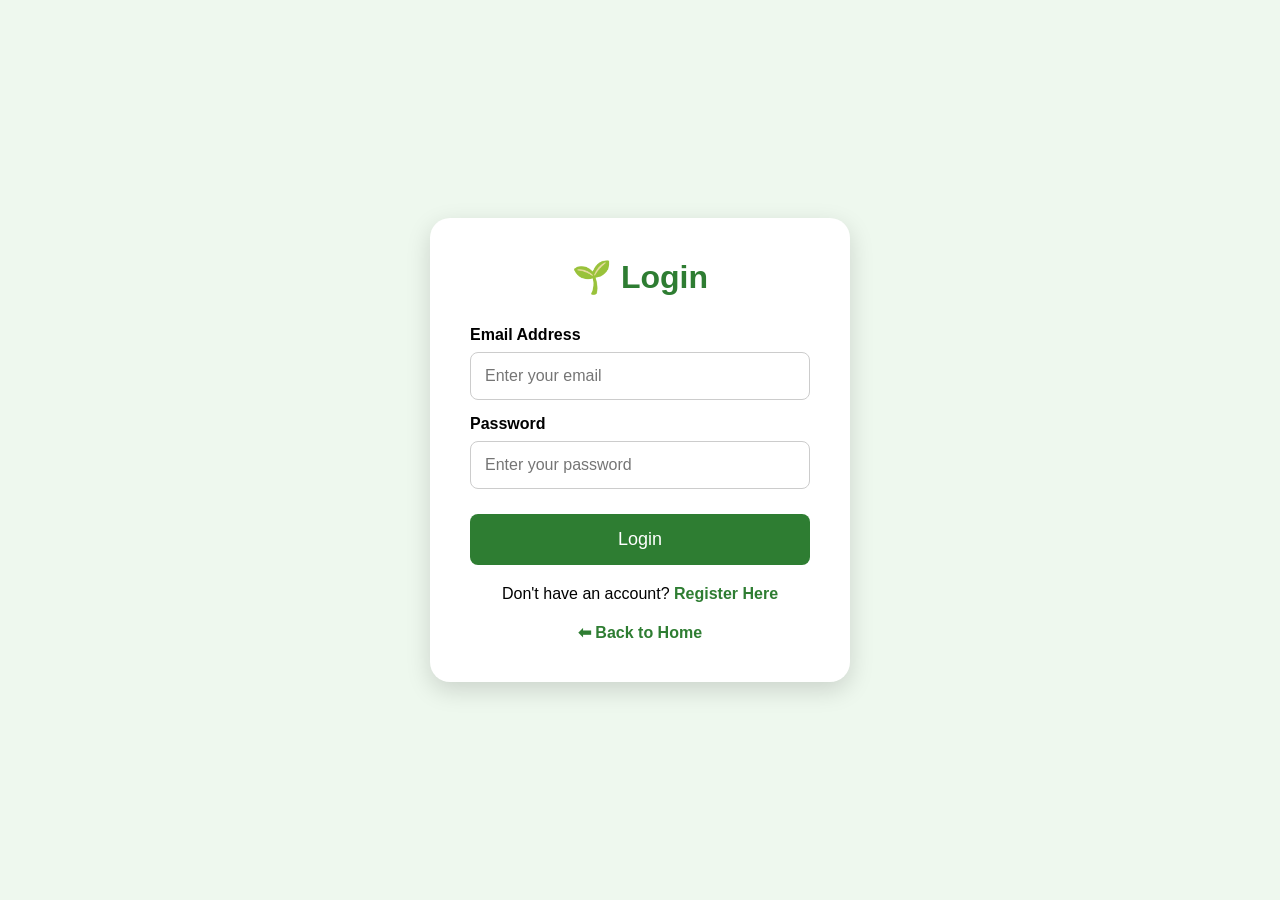
<file: frontend/pages/admin.html>
<!DOCTYPE html>
<html lang="en">

<head>

<meta charset="UTF-8">
<meta name="viewport" content="width=device-width, initial-scale=1.0">

<title>Admin Dashboard</title>

<link rel="stylesheet" href="../css/style.css">

<style>

*{
margin:0;
padding:0;
box-sizing:border-box;
font-family:'Poppins',sans-serif;
}

body{
display:flex;
background:#eef8ee;
}

/* Sidebar */

.sidebar{
width:250px;
height:100vh;
background:#1b5e20;
color:white;
position:fixed;
padding-top:30px;
}

.sidebar h2{
text-align:center;
margin-bottom:40px;
}

.sidebar a{
display:block;
padding:18px 30px;
text-decoration:none;
color:white;
}

.sidebar a:hover{
background:#2e7d32;
}

/* Main */

.main{
margin-left:250px;
padding:40px;
width:100%;
}

.main h1{
color:#1b5e20;
margin-bottom:30px;
}

/* Cards */

.cards{
display:flex;
gap:20px;
flex-wrap:wrap;
margin-bottom:40px;
}

.card{
background:white;
width:220px;
padding:25px;
border-radius:15px;
box-shadow:0 5px 20px rgba(0,0,0,.15);
text-align:center;
}

.card h2{
color:#2e7d32;
margin-top:10px;
}

/* Tables */

table{
width:100%;
border-collapse:collapse;
background:white;
margin-bottom:40px;
box-shadow:0 5px 20px rgba(0,0,0,.15);
}

th{
background:#2e7d32;
color:white;
padding:15px;
}

td{
padding:15px;
text-align:center;
border-bottom:1px solid #ddd;
}

button{
padding:10px 18px;
border:none;
border-radius:8px;
cursor:pointer;
font-weight:bold;
}

.approve{
background:#4CAF50;
color:white;
}

.reject{
background:#f44336;
color:white;
}

.logout{
background:#1b5e20;
color:white;
padding:12px 20px;
text-decoration:none;
border-radius:8px;
}

</style>

</head>

<body>

<div class="sidebar">

<h2>🛡 Admin</h2>

<a href="../index.html">🏠 Home</a>

<a href="#">👨 Farmers</a>

<a href="#">🏭 Suppliers</a>

<a href="#">📦 Products</a>

<a href="#">🛒 Orders</a>

<a href="#">💰 Wallet</a>

<a href="#">⭐ Reviews</a>

<a href="../index.html">🚪 Logout</a>

</div>

<div class="main">

<h1>Admin Dashboard</h1>

<div class="cards">

<div class="card">
<h3>Total Farmers</h3>
<h2>254</h2>
</div>

<div class="card">
<h3>Total Users</h3>
<h2>254</h2>
</div>

<div class="card">
<h3>Total Products</h3>
<h2>254</h2>
</div>

<div class="card">
<h3>Total Orders</h3>
<h2>254</h2>
</div>

<div class="card">
<h3>Platform Status</h3>
<h2 style="color:green;">Online</h2>
</div>
</div>

</div>

<h2>Pending Supplier Verification</h2>

<br>

<table>

<tr>

<th>Supplier</th>

<th>Company</th>

<th>Status</th>

<th>Approve</th>

<th>Reject</th>

</tr>

<tr>

<td>Ramesh</td>

<td>Green Organic Pvt Ltd</td>

<td>Pending</td>

<td><button class="approve">Approve</button></td>

<td><button class="reject">Reject</button></td>

</tr>

<tr>

<td>Suresh</td>

<td>Nature Agro</td>

<td>Pending</td>

<td><button class="approve">Approve</button></td>

<td><button class="reject">Reject</button></td>

</tr>

</table>

<h2>Recent Orders</h2>

<br>

<table>

<tr>

<th>Order ID</th>

<th>Farmer</th>

<th>Product</th>

<th>Amount</th>

<th>Status</th>

</tr>

<tr>

<td>#1001</td>

<td>Shreya</td>

<td>Organic Fertilizer</td>

<td>₹450</td>

<td>Delivered</td>

</tr>

<tr>

<td>#1002</td>

<td>Anil</td>

<td>Neem Oil</td>

<td>₹250</td>

<td>Processing</td>

</tr>

<tr>

<td>#1003</td>

<td>Ravi</td>

<td>Compost</td>

<td>₹600</td>

<td>Shipped</td>

</tr>

</table>
<h2 style="margin-top:40px;">Registered Users</h2>

<br>

<table>

<thead>

<tr>

<th>ID</th>
<th>Name</th>
<th>Email</th>
<th>Role</th>
<th>Phone</th>
<th>District</th>
<th>State</th>
<th>Action</th>

</tr>

</thead>

<tbody id="usersTable">

</tbody>

</table>

</div>
<script>

const token = localStorage.getItem("access_token");

if(!token){

    alert("Please login first.");

    window.location.href="login.html";

}

async function loadDashboard(){

    const response = await fetch(

        fetch( "https://verified-organic-platform.onrender.com/login"),

        {

            headers:{

                "Authorization":"Bearer " + token

            }

        }

    );

    if(!response.ok){

        alert("Unable to load dashboard");

        return;

    }

    const data = await response.json();

    document.getElementById("usersCount").innerHTML =
        data.users;

    document.getElementById("productsCount").innerHTML =
        data.products;

    document.getElementById("ordersCount").innerHTML =
        data.orders;

}

loadDashboard();
async function loadUsers(){

    const response = await fetch(
        "http://127.0.0.1:8000/admin/users"
    );

    if(!response.ok){

        alert("Unable to load users.");

        return;

    }

    const users = await response.json();

    const table =
        document.getElementById("usersTable");

    table.innerHTML = "";

    users.forEach(user=>{

        table.innerHTML += `
<tr>

    <td>${user.id}</td>

    <td>${user.name}</td>

    <td>${user.email}</td>

    <td>${user.role}</td>

    <td>${user.phone}</td>

    <td>${user.district}</td>

    <td>${user.state}</td>

    <td>

        <button
            style="background:#c62828;color:white;border:none;padding:8px 15px;border-radius:6px;cursor:pointer;"
            onclick="deleteUser(${user.id})">

            Delete

        </button>

    </td>

</tr>
`;

    });

}

loadUsers();
async function deleteUser(userId){

    const confirmDelete = confirm(
        "Are you sure you want to delete this user?"
    );

    if(!confirmDelete){

        return;

    }

    const response = await fetch(

        `http://127.0.0.1:8000/admin/users/${userId}`,

        {

            method:"DELETE"

        }

    );

    if(response.ok){

        alert("User deleted successfully.");

        loadUsers();

    }
    else{

        alert("Unable to delete user.");

    }

}

</script>
async function loadDashboard(){

    const response = await fetch(
        "http://127.0.0.1:8000/admin/dashboard"
    );

    if(!response.ok){
        return;
    }

    const data = await response.json();

    document.getElementById("usersCount").innerHTML =
        data.users;

    document.getElementById("productsCount").innerHTML =
        data.products;

    document.getElementById("ordersCount").innerHTML =
        data.orders;

    document.getElementById("suppliersCount").innerHTML =
        data.suppliers;
}

loadDashboard();

</body>


</html>
</file>
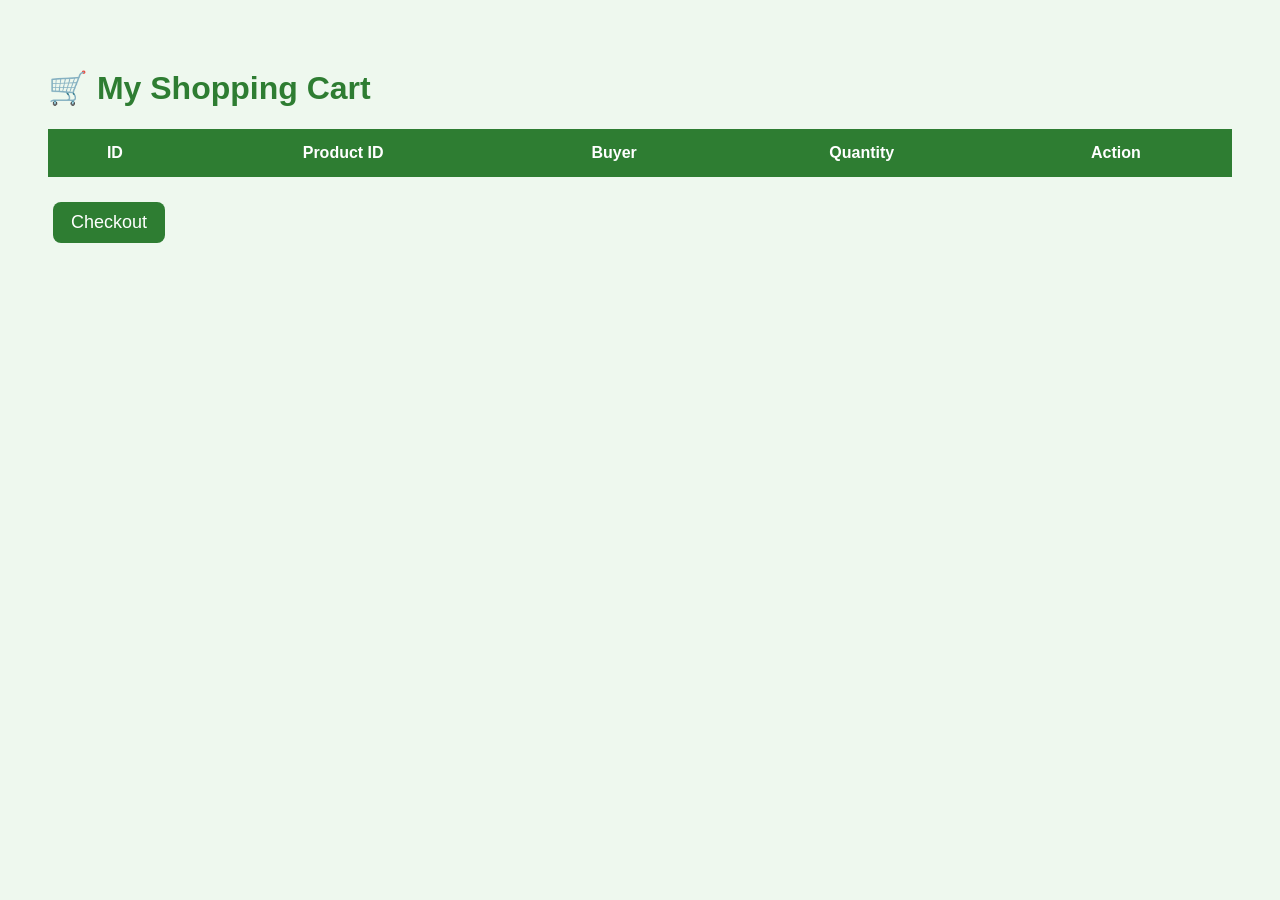
<file: frontend/pages/cart.html>
<!DOCTYPE html>
<html lang="en">
<head>
<meta charset="UTF-8">
<meta name="viewport" content="width=device-width, initial-scale=1.0">
<title>Shopping Cart</title>

<style>

body{
    font-family:Poppins,sans-serif;
    background:#eef8ee;
    padding:40px;
}

h1{
    color:#2e7d32;
}

table{
    width:100%;
    border-collapse:collapse;
    background:white;
    margin-top:20px;
}

th{
    background:#2e7d32;
    color:white;
    padding:15px;
}

td{
    padding:15px;
    text-align:center;
    border-bottom:1px solid #ddd;
}

button{
    background:#2e7d32;
    color:white;
    border:none;
    padding:10px 18px;
    border-radius:8px;
    cursor:pointer;
    margin:5px;
}

.remove-btn{
    background:#c62828;
}

.checkout-btn{
    margin-top:25px;
    font-size:18px;
}

</style>

</head>

<body>

<h1>🛒 My Shopping Cart</h1>

<table>

<thead>

<tr>

<th>ID</th>
<th>Product ID</th>
<th>Buyer</th>
<th>Quantity</th>
<th>Action</th>

</tr>

</thead>

<tbody id="cartTable">

</tbody>

</table>

<button class="checkout-btn" onclick="checkout()">
Checkout
</button>

<script>

const CART_API= "https://verified-organic-platform.onrender.com/cart";;
const ORDER_API="https://verified-organic-platform.onrender.com/orders";

async function loadCart(){

    const response = await fetch(CART_API);

    const items = await response.json();

    const table = document.getElementById("cartTable");

    table.innerHTML="";

    items.forEach(item=>{

        table.innerHTML += `
        <tr>

            <td>${item.id}</td>

            <td>${item.product_id}</td>

            <td>${item.buyer_name}</td>

            <td>${item.quantity}</td>

            <td>

                <button
                class="remove-btn"
                onclick="removeItem(${item.id})">
                Remove
                </button>

            </td>

        </tr>
        `;

    });

}

async function removeItem(id){

    const response = await fetch(`${CART_API}/${id}`,{
        method:"DELETE"
    });

    if(response.ok){

        alert("Item Removed");

        loadCart();

    }

}

async function checkout(){

    const buyer = localStorage.getItem("user_name");

    if(!buyer){

        alert("Please login first.");

        return;

    }

    const cartResponse = await fetch(CART_API);

    const cartItems = await cartResponse.json();

    const myCart = cartItems.filter(
        item => item.buyer_name === buyer
    );

    if(myCart.length===0){

        alert("Your cart is empty.");

        return;

    }

    for(const item of myCart){

        await fetch(ORDER_API,{
            method:"POST",
            headers:{
                "Content-Type":"application/json"
            },
            body: JSON.stringify({
    buyer_name: item.buyer_name,
    product_id: item.product_id,
    quantity: item.quantity,
    total_price: 0
})
        });

    }

    await fetch(`${CART_API}/clear/${buyer}`,{

        method:"DELETE"

    });

    alert("🎉 Order Placed Successfully!");

    loadCart();

}

loadCart();

</script>

</body>
</html>
</file>
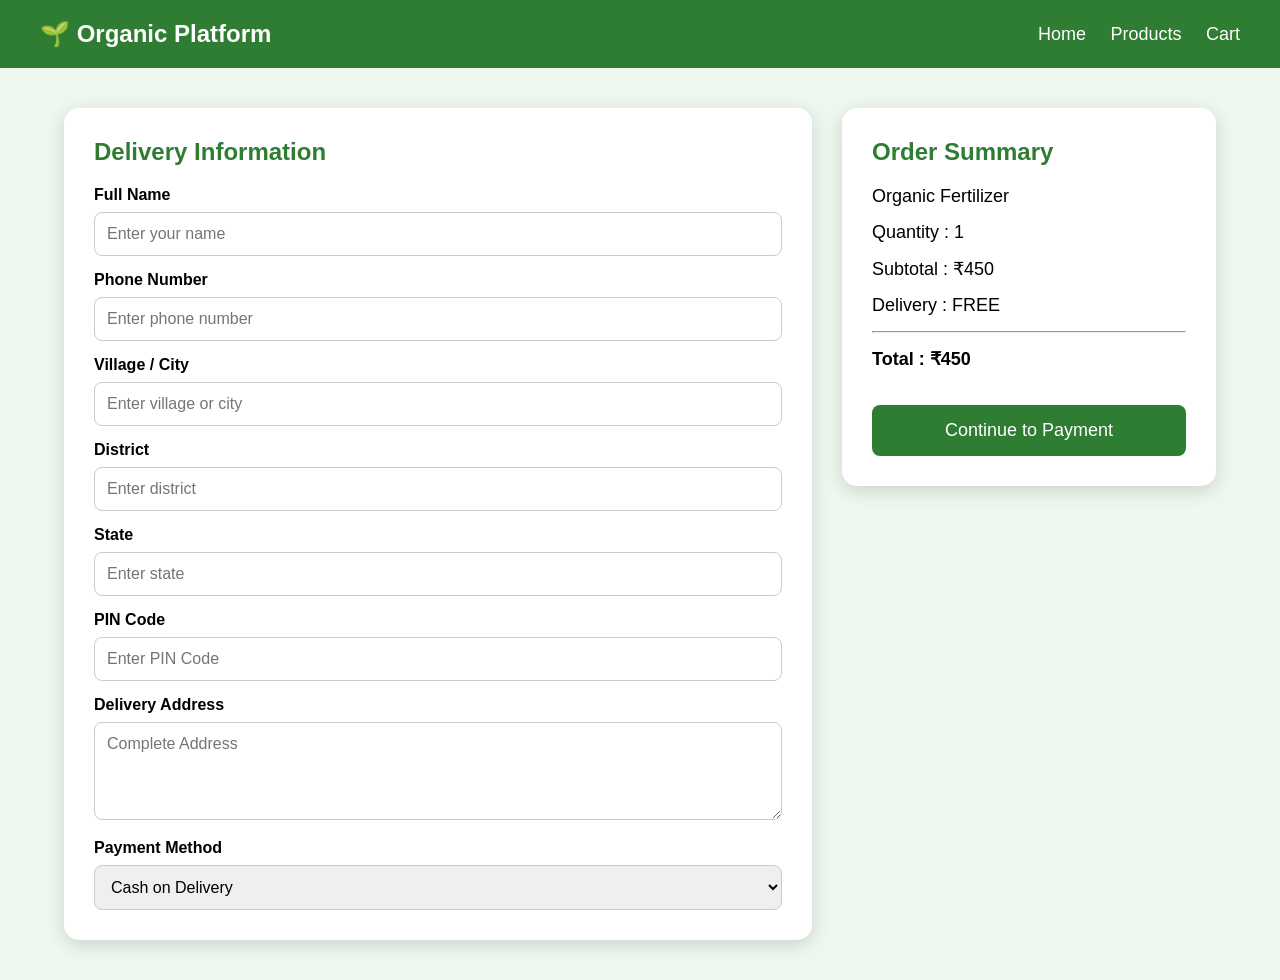
<file: frontend/pages/checkout.html>
<!DOCTYPE html>
<html lang="en">

<head>

<meta charset="UTF-8">
<meta name="viewport" content="width=device-width, initial-scale=1.0">

<title>Checkout</title>

<link rel="stylesheet" href="../css/style.css">

<style>

*{
margin:0;
padding:0;
box-sizing:border-box;
font-family:'Poppins',sans-serif;
}

body{
background:#eef8ee;
}

header{
background:#2e7d32;
color:white;
padding:20px 40px;
display:flex;
justify-content:space-between;
align-items:center;
}

header a{
color:white;
text-decoration:none;
margin-left:20px;
}

.container{
width:90%;
margin:40px auto;
display:grid;
grid-template-columns:2fr 1fr;
gap:30px;
}

.form-box{
background:white;
padding:30px;
border-radius:15px;
box-shadow:0 5px 20px rgba(0,0,0,.15);
}

.form-box h2{
color:#2e7d32;
margin-bottom:20px;
}

label{
display:block;
margin-top:15px;
font-weight:bold;
}

input,
textarea,
select{
width:100%;
padding:12px;
margin-top:8px;
border:1px solid #ccc;
border-radius:8px;
font-size:16px;
}

.summary{
background:white;
padding:30px;
border-radius:15px;
box-shadow:0 5px 20px rgba(0,0,0,.15);
height:fit-content;
}

.summary h2{
color:#2e7d32;
margin-bottom:20px;
}

.summary p{
margin:15px 0;
font-size:18px;
}

button{
width:100%;
padding:15px;
margin-top:20px;
background:#2e7d32;
color:white;
border:none;
border-radius:8px;
font-size:18px;
cursor:pointer;
}

button:hover{
background:#1b5e20;
}

</style>

</head>

<body>

<header>

<h2>🌱 Organic Platform</h2>

<nav>

<a href="../index.html">Home</a>

<a href="products.html">Products</a>

<a href="cart.html">Cart</a>

</nav>

</header>

<div class="container">

<div class="form-box">

<h2>Delivery Information</h2>

<label>Full Name</label>
<input type="text" placeholder="Enter your name">

<label>Phone Number</label>
<input type="text" placeholder="Enter phone number">

<label>Village / City</label>
<input type="text" placeholder="Enter village or city">

<label>District</label>
<input type="text" placeholder="Enter district">

<label>State</label>
<input type="text" placeholder="Enter state">

<label>PIN Code</label>
<input type="text" placeholder="Enter PIN Code">

<label>Delivery Address</label>
<textarea rows="4" placeholder="Complete Address"></textarea>

<label>Payment Method</label>

<select>

<option>Cash on Delivery</option>

<option>UPI</option>

<option>Credit Card</option>

<option>Debit Card</option>

</select>

</div>

<div class="summary">

<h2>Order Summary</h2>

<p>Organic Fertilizer</p>

<p>Quantity : 1</p>

<p>Subtotal : ₹450</p>

<p>Delivery : FREE</p>

<hr>

<p><strong>Total : ₹450</strong></p>

<button onclick="window.location.href='payment.html'">

Continue to Payment

</button>

</div>

</div>

</body>

</html>
</file>
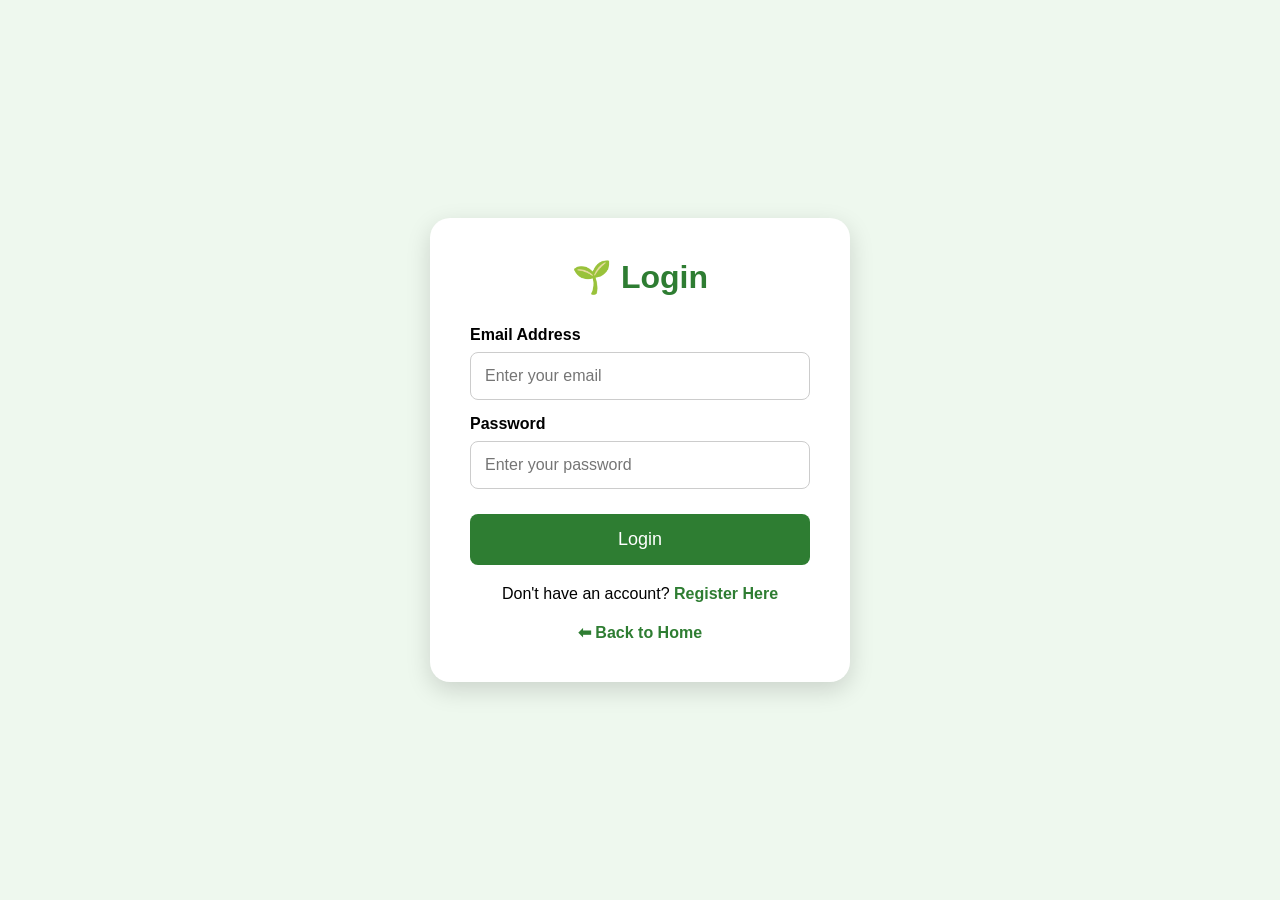
<file: frontend/pages/farmer.html>
<!DOCTYPE html>
<html lang="en">

<head>

<meta charset="UTF-8">
<meta name="viewport" content="width=device-width, initial-scale=1.0">

<title>Farmer Dashboard</title>

<link rel="stylesheet" href="../css/style.css">

<style>

body{
    margin:0;
    background:#eef8ee;
    font-family:Poppins,sans-serif;
}

.sidebar{
    position:fixed;
    width:250px;
    height:100vh;
    background:#2e7d32;
    color:white;
    padding-top:30px;
}

.sidebar h2{
    text-align:center;
}

.sidebar a{
    display:block;
    color:white;
    text-decoration:none;
    padding:18px 30px;
}

.sidebar a:hover{
    background:#1b5e20;
}

.main{
    margin-left:250px;
    padding:40px;
}

.cards{
    display:flex;
    gap:20px;
    flex-wrap:wrap;
}

.card{
    background:white;
    width:230px;
    padding:25px;
    border-radius:15px;
    box-shadow:0 5px 20px rgba(0,0,0,.15);
}

.card h3{
    color:green;
}

.table{
    width:100%;
    background:white;
    margin-top:40px;
    border-radius:15px;
    overflow:hidden;
    box-shadow:0 5px 20px rgba(0,0,0,.15);
}

table{
    width:100%;
    border-collapse:collapse;
}

th{
    background:#2e7d32;
    color:white;
    padding:15px;
}

td{
    padding:15px;
    text-align:center;
    border-bottom:1px solid #ddd;
}

</style>

</head>

<body>

<div class="sidebar">

<h2>🌱 Farmer</h2>

<a href="../index.html">🏠 Home</a>

<a href="products.html">🛒 Products</a>

<a href="#">📦 Orders</a>

<a href="#">💰 Wallet</a>

<a href="#">🌾 Crop Growth</a>

<a href="#">⭐ Reviews</a>
<a href="orders.html">
📦 My Orders
</a>

<a href="#" onclick="logout()">🚪 Logout</a>


</div>

<div class="main">

<h1 id="welcomeMessage">Welcome Farmer 👨‍🌾</h1>

<br>

<div class="cards">

<div class="card">
<h3>Wallet</h3>
<h2>₹2,500</h2>
</div>

<div class="card">
<h3>Total Orders</h3>
<h2>18</h2>
</div>

<div class="card">
<h3>Coupons</h3>
<h2>6</h2>
</div>

<div class="card">
<h3>Reward Points</h3>
<h2>340</h2>
</div>

</div>

<div class="table">

<table>

<tr>
<th>Product</th>
<th>Status</th>
<th>Price</th>
</tr>

<tr>
<td>Organic Fertilizer</td>
<td>Delivered</td>
<td>₹450</td>
</tr>

<tr>
<td>Neem Oil</td>
<td>Shipped</td>
<td>₹320</td>
</tr>

<tr>
<td>Vermicompost</td>
<td>Processing</td>
<td>₹600</td>
</tr>

</table>

</div>

</div>

<script>

const token = localStorage.getItem("access_token");
const role = localStorage.getItem("role");
const name = localStorage.getItem("user_name");

if(!token){

    alert("Please login first.");

    window.location.href="login.html";

}

if(role !== "farmer"){

    alert("Access Denied.");

    window.location.href="login.html";

}

document.getElementById("welcomeMessage").innerHTML =
"Welcome Farmer 👨‍🌾 " + name;

function logout(){

    localStorage.removeItem("access_token");
    localStorage.removeItem("role");
    localStorage.removeItem("user_name");

    window.location.href="login.html";

}

</script>

</body>

</html>
</file>
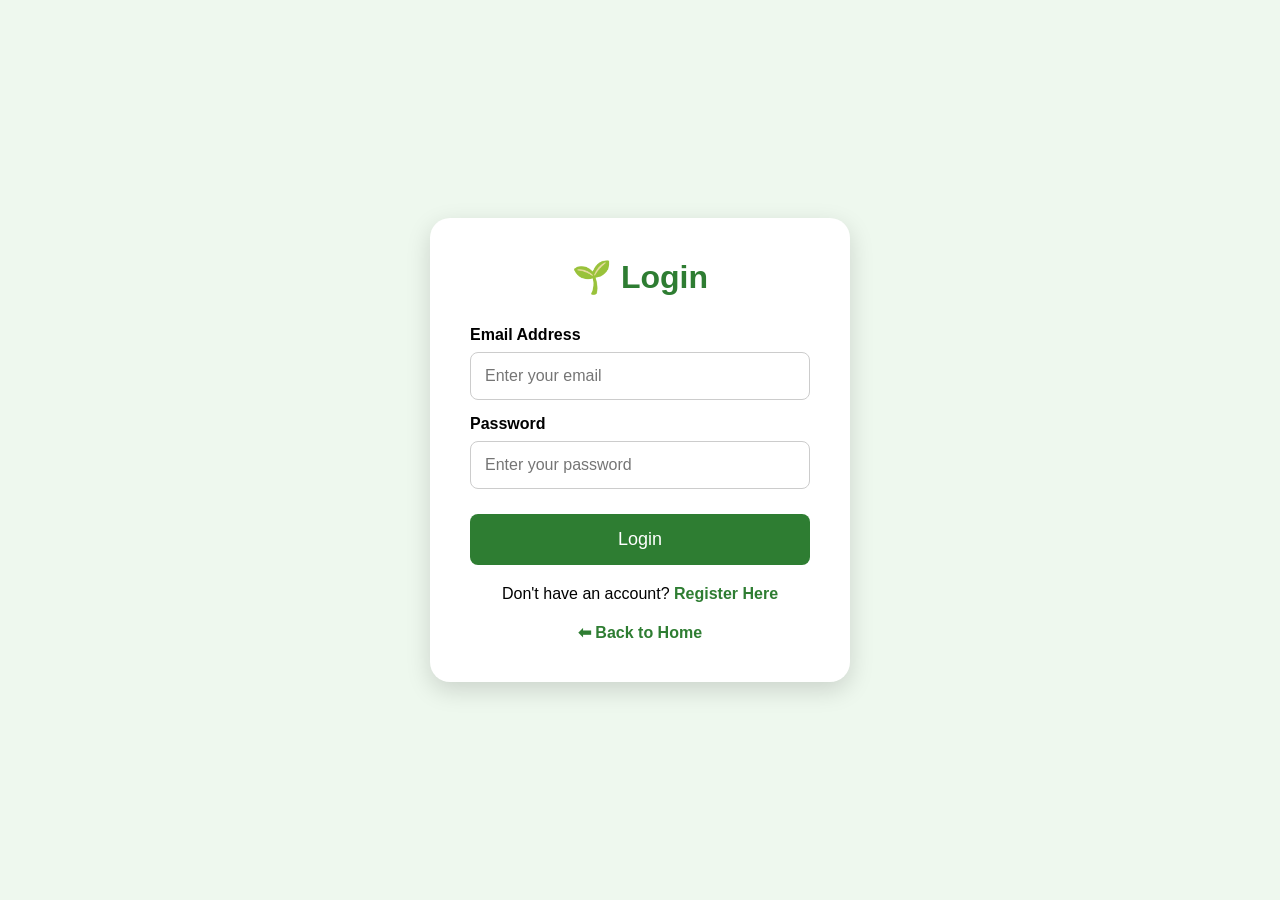
<file: frontend/pages/login.html>
<!DOCTYPE html>
<html lang="en">

<head>

<meta charset="UTF-8">
<meta name="viewport" content="width=device-width, initial-scale=1.0">

<title>Login</title>

<link rel="stylesheet" href="../css/style.css">

<style>

*{
    margin:0;
    padding:0;
    box-sizing:border-box;
    font-family:'Poppins',sans-serif;
}

body{
    background:#eef8ee;
    display:flex;
    justify-content:center;
    align-items:center;
    height:100vh;
}

.login-box{
    background:white;
    width:420px;
    padding:40px;
    border-radius:20px;
    box-shadow:0px 8px 25px rgba(0,0,0,.15);
}

.login-box h1{
    text-align:center;
    color:#2e7d32;
    margin-bottom:30px;
}

label{
    display:block;
    margin-top:15px;
    margin-bottom:8px;
    font-weight:bold;
}

input{
    width:100%;
    padding:14px;
    border-radius:8px;
    border:1px solid #ccc;
    font-size:16px;
}

button{
    width:100%;
    margin-top:25px;
    padding:15px;
    background:#2e7d32;
    color:white;
    border:none;
    border-radius:8px;
    font-size:18px;
    cursor:pointer;
}

button:hover{
    background:#1b5e20;
}

.register{
    text-align:center;
    margin-top:20px;
}

.register a{
    text-decoration:none;
    color:#2e7d32;
    font-weight:bold;
}

.back{
    display:block;
    margin-top:20px;
    text-align:center;
    text-decoration:none;
    color:#2e7d32;
    font-weight:bold;
}

</style>

</head>

<body>

<div class="login-box">

<h1>🌱 Login</h1>

<form id="loginForm">

<label>Email Address</label>

<input
type="email"
id="email"
placeholder="Enter your email"
required>

<label>Password</label>

<input
type="password"
id="password"
placeholder="Enter your password"
required>

<button type="submit">

Login

</button>

</form>

<div class="register">

Don't have an account?

<a href="register.html">

Register Here

</a>

</div>

<a class="back" href="../index.html">

⬅ Back to Home

</a>

</div>

<script>

const form = document.getElementById("loginForm");

form.addEventListener("submit", async function(e){

    e.preventDefault();

    const loginData = {

        email: document.getElementById("email").value,
        password: document.getElementById("password").value

    };

    const response = await fetch( "https://verified-organic-platform.onrender.com/login",{

        method:"POST",

        headers:{
            "Content-Type":"application/json"
        },

        body:JSON.stringify(loginData)

    });

    const data = await response.json();

    if(data.success){

        localStorage.setItem("access_token", data.access_token);
        localStorage.setItem("role", data.user.role);
        localStorage.setItem("user_name", data.user.name);

        alert("Login Successful!");

        if(data.user.role === "farmer"){
            window.location.href="farmer.html";
        }
        else if(data.user.role === "supplier"){
            window.location.href="supplier.html";
        }
        else if(data.user.role === "admin"){
            window.location.href="admin.html";
        }
        else{
            alert("Unknown User Role");
        }

    }
    else{

        alert(data.message);

    }

});

</script>

</body>

</html>
</file>
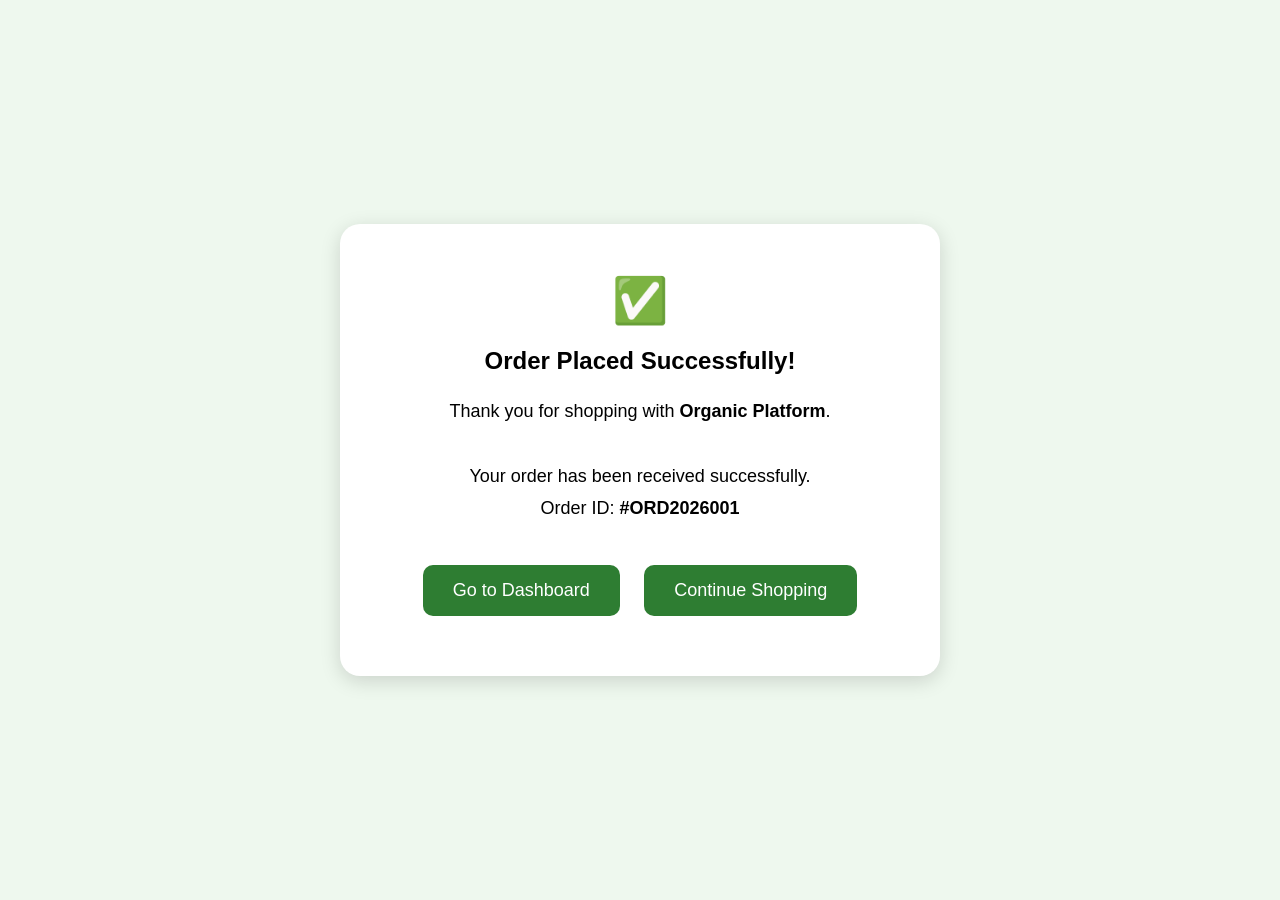
<file: frontend/pages/order-success.html>
<!DOCTYPE html>
<html lang="en">

<head>

<meta charset="UTF-8">
<meta name="viewport" content="width=device-width, initial-scale=1.0">

<title>Order Successful</title>

<link rel="stylesheet" href="../css/style.css">

<style>

*{
margin:0;
padding:0;
box-sizing:border-box;
font-family:'Poppins',sans-serif;
}

body{

background:#eef8ee;
display:flex;
justify-content:center;
align-items:center;
height:100vh;

}

.success{

background:white;
width:600px;
padding:50px;
text-align:center;
border-radius:20px;
box-shadow:0 5px 20px rgba(0,0,0,.15);

}

.success h1{

font-size:45px;
color:#2e7d32;
margin-bottom:20px;

}

.success h2{

margin-bottom:20px;

}

.success p{

font-size:18px;
line-height:1.8;
margin-bottom:30px;

}

button{

padding:15px 30px;
background:#2e7d32;
color:white;
border:none;
border-radius:10px;
font-size:18px;
cursor:pointer;
margin:10px;

}

button:hover{

background:#1b5e20;

}

</style>

</head>

<body>

<div class="success">

<h1>✅</h1>

<h2>Order Placed Successfully!</h2>

<p>

Thank you for shopping with <strong>Organic Platform</strong>.

<br><br>

Your order has been received successfully.

<br>

Order ID:
<strong>#ORD2026001</strong>

</p>

<button onclick="window.location.href='farmer.html'">

Go to Dashboard

</button>

<button onclick="window.location.href='products.html'">

Continue Shopping

</button>

</div>

</body>

</html>
</file>
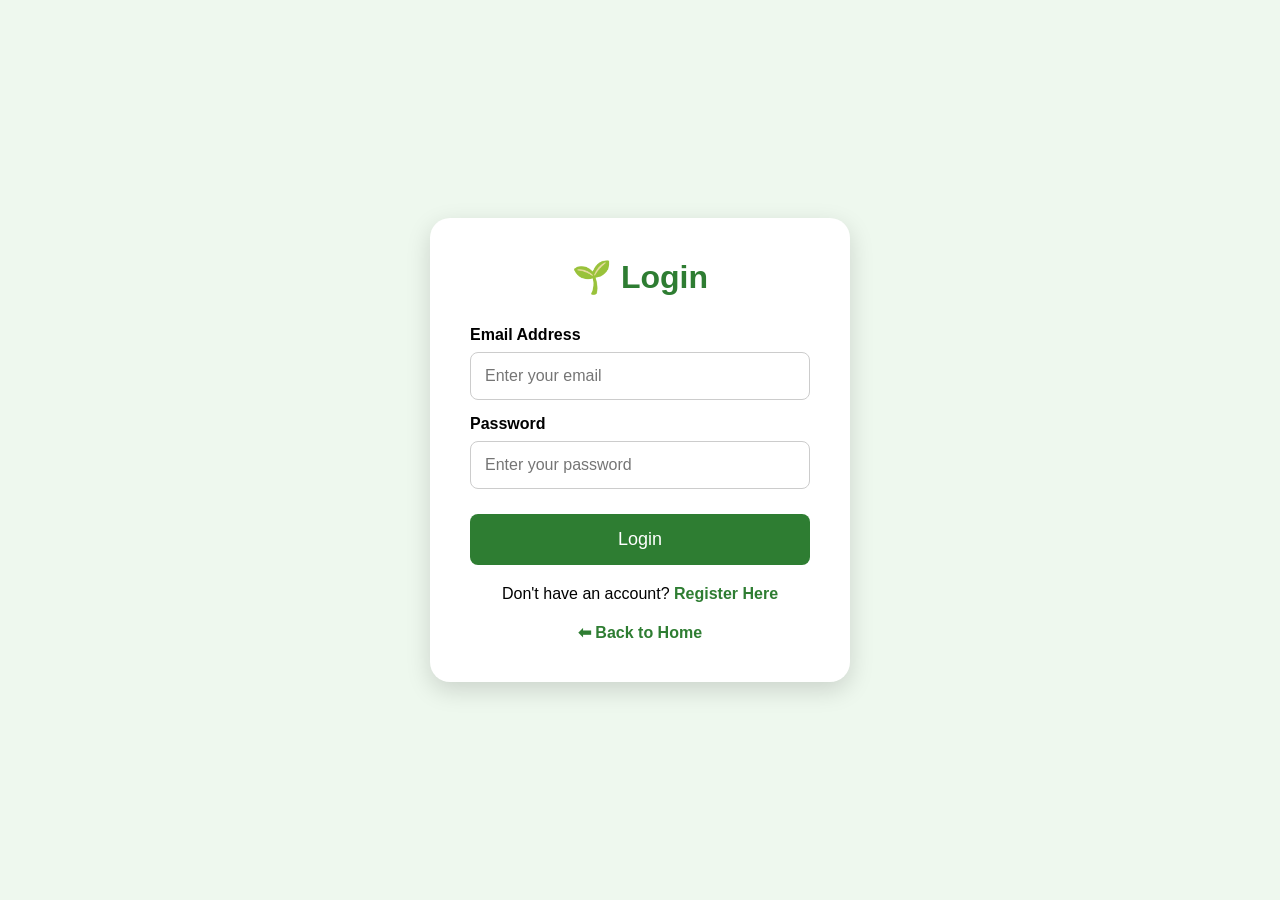
<file: frontend/pages/order.html>
<!DOCTYPE html>
<html lang="en">

<head>

<meta charset="UTF-8">
<meta name="viewport" content="width=device-width, initial-scale=1.0">

<title>My Orders</title>

<style>

*{
margin:0;
padding:0;
box-sizing:border-box;
font-family:Poppins,sans-serif;
}

body{
background:#eef8ee;
padding:40px;
}

h1{
color:#2e7d32;
margin-bottom:30px;
}

table{
width:100%;
background:white;
border-collapse:collapse;
box-shadow:0 5px 20px rgba(0,0,0,.15);
}

th{
background:#2e7d32;
color:white;
padding:15px;
}

td{
padding:15px;
text-align:center;
border-bottom:1px solid #ddd;
}

.back-btn{
display:inline-block;
margin-top:25px;
background:#2e7d32;
color:white;
padding:12px 20px;
text-decoration:none;
border-radius:8px;
}

</style>

</head>

<body>

<h1>📦 My Orders</h1>

<table>

<thead>

<tr>

<th>Order ID</th>
<th>Product ID</th>
<th>Quantity</th>
<th>Status</th>

</tr>

</thead>

<tbody id="ordersTable">

</tbody>

</table>

<a class="back-btn" href="farmer.html">

⬅ Back to Dashboard

</a>

<script>

const buyer = localStorage.getItem("user_name");

if(!buyer){

    alert("Please login first.");

    window.location.href="login.html";

}

async function loadOrders(){

    const response = await fetch(
    `https://verified-organic-platform.onrender.com/orders/${buyer}`
);

    const orders = await response.json();

    const table = document.getElementById("ordersTable");

    table.innerHTML = "";

    if(orders.length===0){

        table.innerHTML = `
        <tr>
            <td colspan="4">
            No Orders Found
            </td>
        </tr>
        `;

        return;

    }

    orders.forEach(order=>{

        table.innerHTML += `
        <tr>

            <td>${order.id}</td>

            <td>${order.product_id}</td>

            <td>${order.quantity}</td>

            <td>${order.status}</td>

        </tr>
        `;

    });

}

loadOrders();

</script>

</body>

</html>
</file>
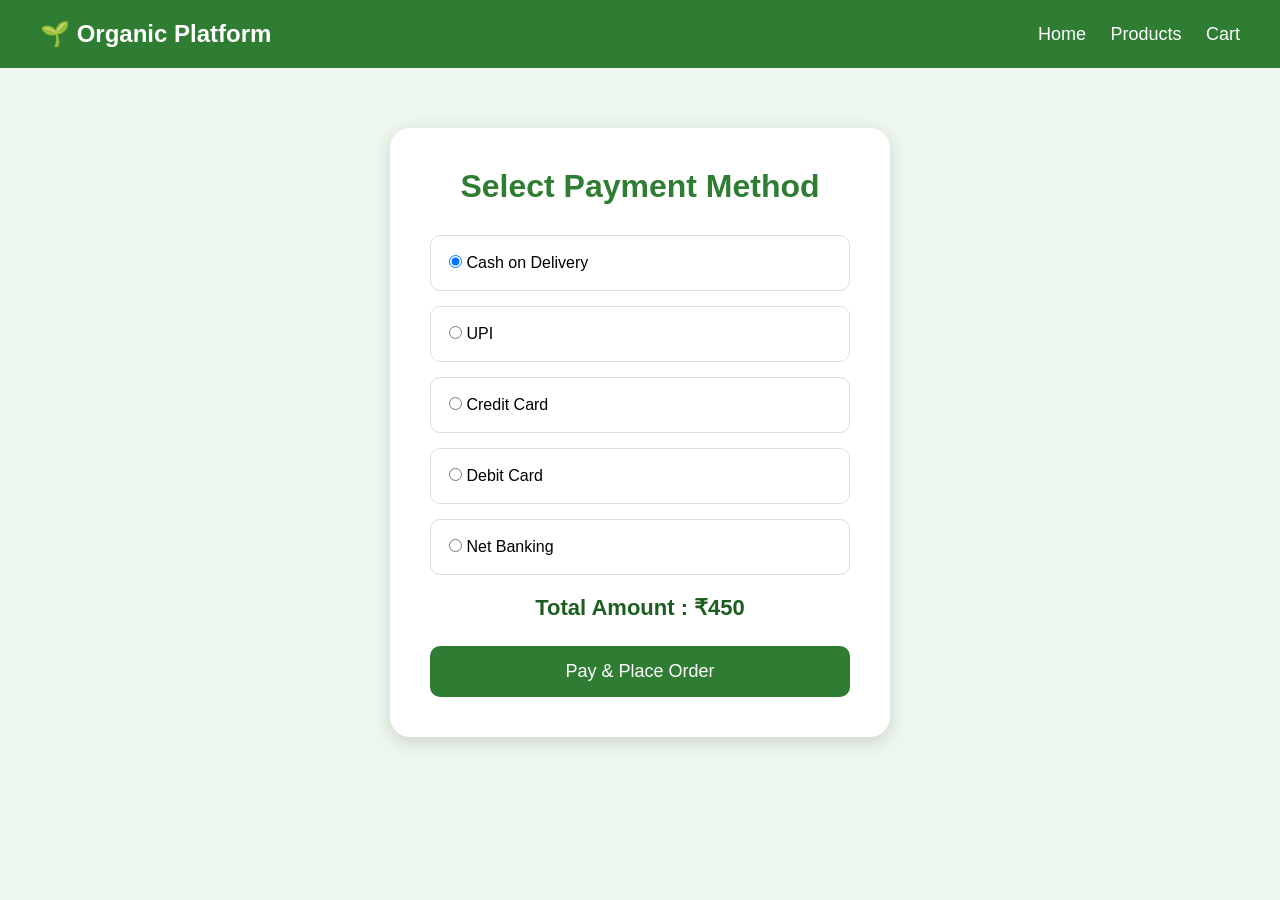
<file: frontend/pages/payment.html>
<!DOCTYPE html>
<html lang="en">

<head>

<meta charset="UTF-8">
<meta name="viewport" content="width=device-width, initial-scale=1.0">

<title>Payment</title>

<link rel="stylesheet" href="../css/style.css">

<style>

*{
margin:0;
padding:0;
box-sizing:border-box;
font-family:'Poppins',sans-serif;
}

body{
background:#eef8ee;
}

header{
background:#2e7d32;
color:white;
padding:20px 40px;
display:flex;
justify-content:space-between;
align-items:center;
}

header a{
color:white;
text-decoration:none;
margin-left:20px;
}

.container{
width:500px;
margin:60px auto;
background:white;
padding:40px;
border-radius:20px;
box-shadow:0 5px 20px rgba(0,0,0,.15);
}

h1{
text-align:center;
color:#2e7d32;
margin-bottom:30px;
}

.option{
border:1px solid #ddd;
padding:18px;
border-radius:10px;
margin-bottom:15px;
cursor:pointer;
}

.option:hover{
background:#f4fff4;
}

button{
width:100%;
padding:15px;
background:#2e7d32;
color:white;
border:none;
border-radius:10px;
font-size:18px;
margin-top:25px;
cursor:pointer;
}

button:hover{
background:#1b5e20;
}

.total{
font-size:22px;
text-align:center;
margin-top:20px;
font-weight:bold;
color:#1b5e20;
}

</style>

</head>

<body>

<header>

<h2>🌱 Organic Platform</h2>

<nav>

<a href="../index.html">Home</a>

<a href="products.html">Products</a>

<a href="cart.html">Cart</a>

</nav>

</header>

<div class="container">

<h1>Select Payment Method</h1>

<div class="option">
<input type="radio" name="pay" checked>
Cash on Delivery
</div>

<div class="option">
<input type="radio" name="pay">
UPI
</div>

<div class="option">
<input type="radio" name="pay">
Credit Card
</div>

<div class="option">
<input type="radio" name="pay">
Debit Card
</div>

<div class="option">
<input type="radio" name="pay">
Net Banking
</div>

<p class="total">

Total Amount : ₹450

</p>

<button onclick="window.location.href='order-success.html'">

Pay & Place Order

</button>

</div>

</body>

</html>
</file>
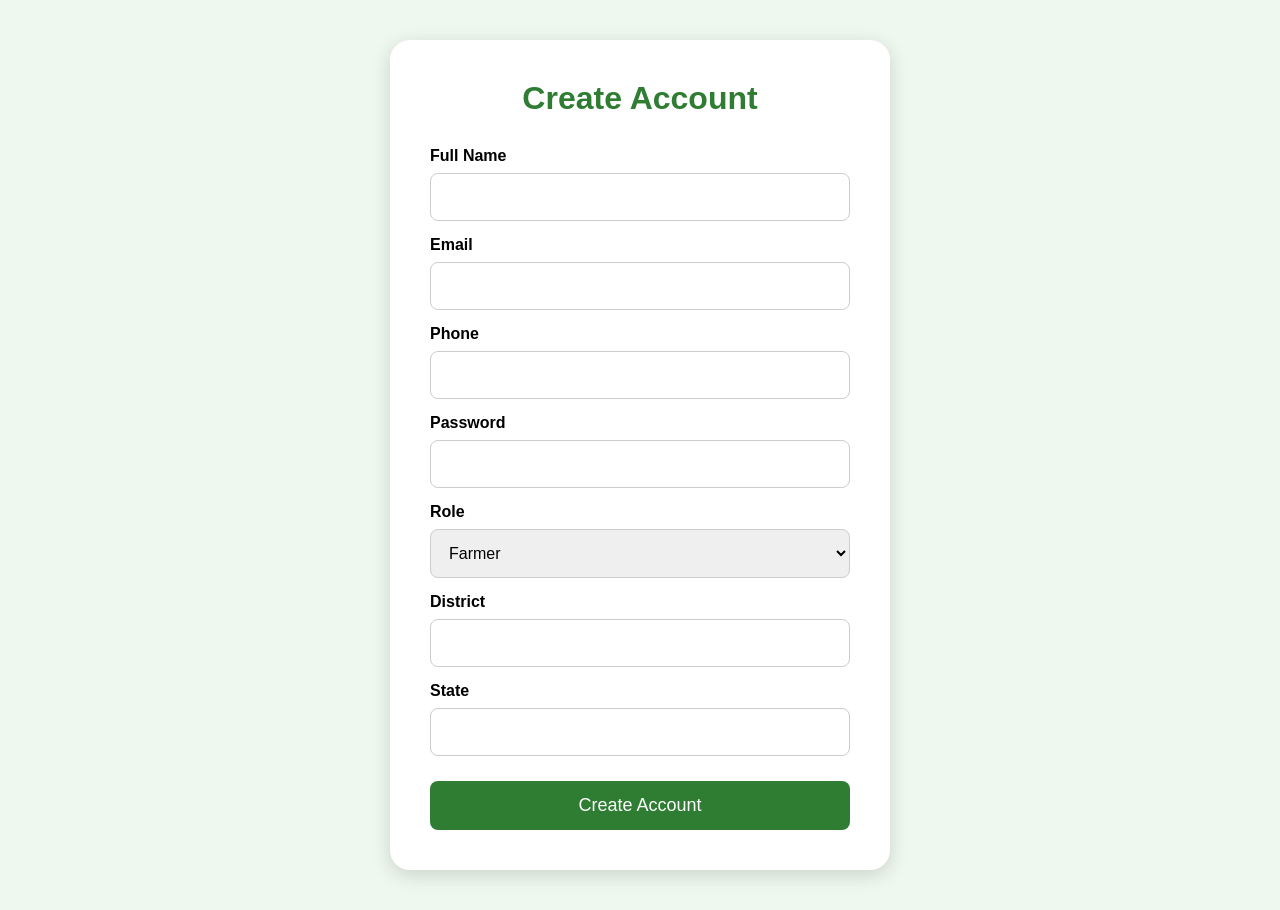
<file: frontend/pages/register.html>
<!DOCTYPE html>
<html lang="en">

<head>

<meta charset="UTF-8">

<meta name="viewport" content="width=device-width, initial-scale=1.0">

<title>Register</title>

<link rel="stylesheet" href="../css/style.css">

<style>

body{
background:#eef8ee;
display:flex;
justify-content:center;
align-items:center;
padding:40px;
}

.register-box{
width:500px;
background:white;
padding:40px;
border-radius:20px;
box-shadow:0 5px 20px rgba(0,0,0,.15);
}

.register-box h1{
text-align:center;
color:#2e7d32;
margin-bottom:30px;
}

label{
display:block;
margin-top:15px;
margin-bottom:8px;
font-weight:600;
}

input,select{
width:100%;
padding:14px;
border:1px solid #ccc;
border-radius:8px;
font-size:16px;
}

button{
width:100%;
margin-top:25px;
padding:14px;
background:#2e7d32;
color:white;
border:none;
border-radius:8px;
font-size:18px;
cursor:pointer;
}

button:hover{
background:#1b5e20;
}

</style>

</head>

<body>

<div class="register-box">

<h1>Create Account</h1>

<form id="registerForm">

<label>Full Name</label>
<input type="text" id="name" required>

<label>Email</label>
<input type="email" id="email" required>

<label>Phone</label>
<input type="text" id="phone" required>

<label>Password</label>
<input type="password" id="password" required>

<label>Role</label>
<select id="role">
<option value="farmer">Farmer</option>
<option value="supplier">Supplier</option>
</select>

<label>District</label>
<input type="text" id="district" required>

<label>State</label>
<input type="text" id="state" required>

<button type="submit">
Create Account
</button>

</form>

</div>

<script>

const form = document.getElementById("registerForm");

form.addEventListener("submit", async function(e){

e.preventDefault();

const user = {

name:document.getElementById("name").value,

email:document.getElementById("email").value,

password:document.getElementById("password").value,

role:document.getElementById("role").value,

phone:document.getElementById("phone").value,

district:document.getElementById("district").value,

state:document.getElementById("state").value

};

const response = await fetch( "https://verified-organic-platform.onrender.com/register",{

method:"POST",

headers:{
"Content-Type":"application/json"
},

body:JSON.stringify(user)

});

if(response.ok){

alert("Registration Successful!");

window.location.href="login.html";

}
else{

const error=await response.json();

alert(JSON.stringify(error));

}

});

</script>

</body>

</html>
</file>
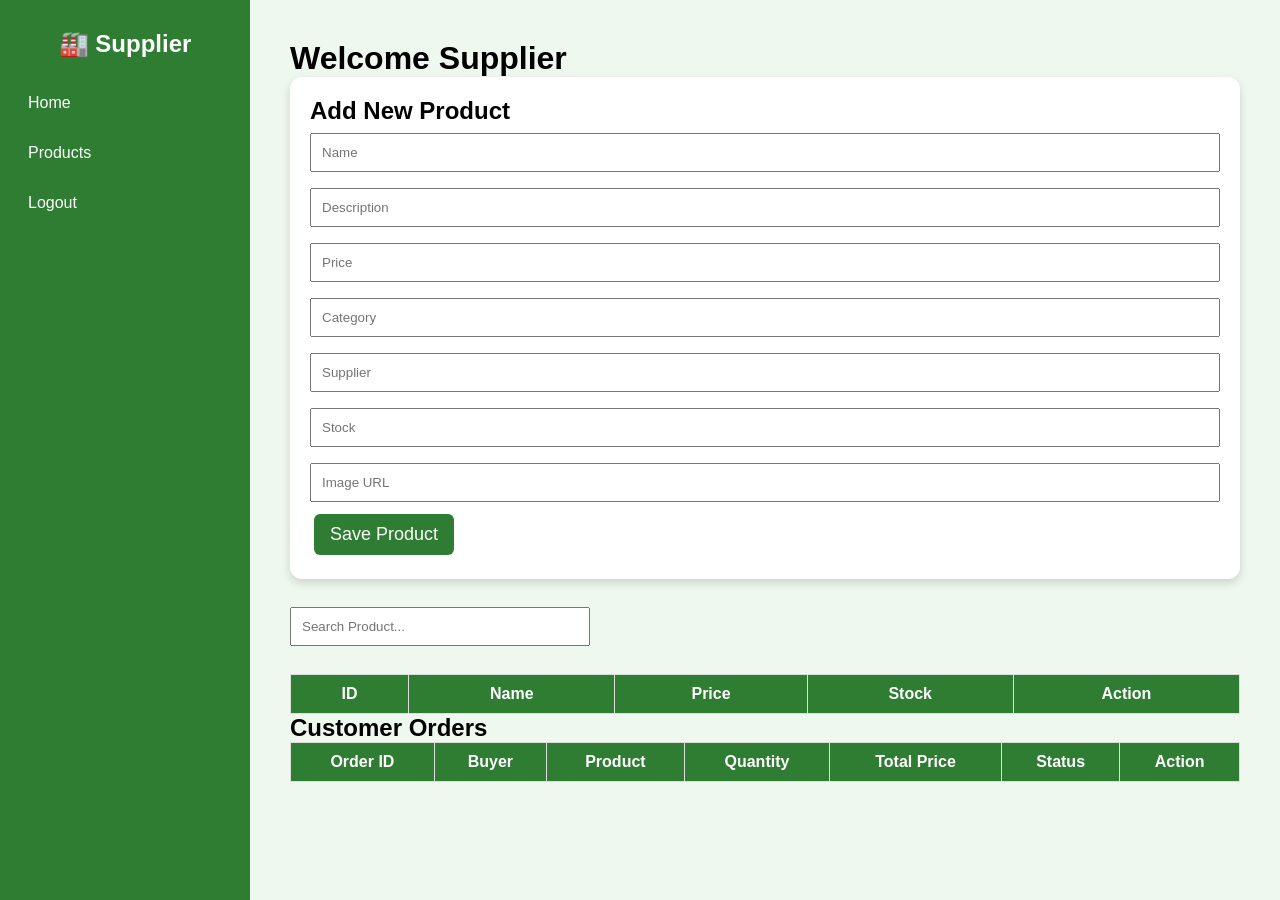
<file: frontend/pages/supplier.html>
<!DOCTYPE html>
<html lang="en">
<head>
<meta charset="UTF-8">
<meta name="viewport" content="width=device-width, initial-scale=1.0">
<title>Supplier Dashboard</title>
<link rel="stylesheet" href="../css/style.css">
<style>
*{margin:0;padding:0;box-sizing:border-box;font-family:Poppins,sans-serif}
body{background:#eef8ee;display:flex}
.sidebar{width:250px;height:100vh;background:#2e7d32;color:#fff;padding-top:30px;position:fixed}
.sidebar h2{text-align:center;margin-bottom:20px}
.sidebar a{display:block;color:#fff;padding:16px 28px;text-decoration:none}
.sidebar a:hover{background:#1b5e20}
.main{margin-left:250px;padding:40px;width:100%}
.form-box{background:#fff;padding:20px;border-radius:12px;box-shadow:0 4px 10px rgba(0,0,0,.15);margin-bottom:20px}
input{width:100%;padding:10px;margin:8px 0}
button{padding:10px 16px;margin:4px;border:none;border-radius:6px;color:#fff;background:#2e7d32;cursor:pointer}
.edit-btn{background:#1976d2}
.delete-btn{background:#c62828}
table{width:100%;border-collapse:collapse;background:#fff}
th,td{border:1px solid #ddd;padding:10px;text-align:center}
th{background:#2e7d32;color:#fff}
</style>
</head>
<body>
<div class="sidebar">
<h2>🏭 Supplier</h2>
<a href="../index.html">Home</a>
<a href="products.html">Products</a>
<a href="#" onclick="logout()">Logout</a>
</div>
<div class="main">
<h1 id="welcomeMessage">Welcome Supplier</h1>

<div class="form-box">
<h2 id="formTitle">Add New Product</h2>
<form id="productForm">
<input type="text" id="name" placeholder="Name" required>
<input type="text" id="description" placeholder="Description" required>
<input type="number" id="price" placeholder="Price" required>
<input type="text" id="category" placeholder="Category" required>
<input type="text" id="supplier" placeholder="Supplier" required>
<input type="number" id="stock" placeholder="Stock" required>
<input type="text" id="image" placeholder="Image URL" required>
<button type="submit" id="saveBtn">Save Product</button>
<button type="button" id="cancelBtn" style="display:none;background:#777">Cancel</button>
</form>
</div>
<div style="margin-bottom:20px;">
    <input
        type="text"
        id="searchInput"
        placeholder="Search Product..."
        onkeyup="searchProducts()"
        style="width:300px;padding:10px;">
</div>

<table>
<thead><tr><th>ID</th><th>Name</th><th>Price</th><th>Stock</th><th>Action</th></tr></thead>
<tbody id="productTable"></tbody>
</table>


<h2>Customer Orders</h2>

<table>

<thead>

<tr>

<th>Order ID</th>
<th>Buyer</th>
<th>Product</th>
<th>Quantity</th>
<th>Total Price</th>
<th>Status</th>
<th>Action</th>

</tr>

</thead>

<tbody id="ordersTable">

</tbody>

</table>
</div>

<script>
const API_URL= "https://verified-organic-platform.onrender.com/products";
let editingProductId=null;
document.getElementById("welcomeMessage").textContent="Welcome Supplier "+(localStorage.getItem("user_name")||"");

function logout(){

    localStorage.removeItem("token");
    localStorage.removeItem("user_name");
    localStorage.removeItem("role");

    window.location.replace("login.html");

}

async function loadProducts(){
 const res=await fetch(API_URL);
 const products=await res.json();
 const tb=document.getElementById("productTable");
 tb.innerHTML="";
 products.forEach(p=>{
 tb.innerHTML+=`<tr>
 <td>${p.id}</td><td>${p.name}</td><td>₹${p.price}</td><td>${p.stock}</td>
 <td>
 <button class="edit-btn" onclick="editProduct(${p.id})">Edit</button>
 <button class="delete-btn" onclick="deleteProduct(${p.id})">Delete</button>
 </td></tr>`;
 });
}
async function searchProducts(){

    const keyword =
        document.getElementById("searchInput").value;

    if(keyword===""){

        loadProducts();
        return;

    }

    const response = await fetch(
        `${API_URL}/search?keyword=${keyword}`
    );

    const products = await response.json();

    const table =
        document.getElementById("productTable");

    table.innerHTML="";

    products.forEach(product=>{

        table.innerHTML += `
        <tr>
            <td>${product.id}</td>
            <td>${product.name}</td>
            <td>₹${product.price}</td>
            <td>${product.stock}</td>
            <td>
                <button
                    class="edit-btn"
                    onclick="editProduct(${product.id})">
                    Edit
                </button>

                <button
                    class="delete-btn"
                    onclick="deleteProduct(${product.id})">
                    Delete
                </button>
            </td>
        </tr>
        `;

    });

}

async function editProduct(id){
 const r=await fetch(`${API_URL}/${id}`);
 const p=await r.json();
 editingProductId=id;
 ["name","description","price","category","supplier","stock","image"].forEach(k=>document.getElementById(k).value=p[k]);
 document.getElementById("formTitle").textContent="Update Product";
 document.getElementById("saveBtn").textContent="Update Product";
 document.getElementById("cancelBtn").style.display="inline-block";
}

async function deleteProduct(id){
 if(!confirm("Delete this product?")) return;
 const r=await fetch(`${API_URL}/${id}`,{method:"DELETE"});
 if(r.ok){alert("Deleted");loadProducts();} else alert("Delete failed");
}

document.getElementById("cancelBtn").onclick=()=>{
 editingProductId=null;
 document.getElementById("productForm").reset();
 document.getElementById("formTitle").textContent="Add New Product";
 document.getElementById("saveBtn").textContent="Save Product";
 document.getElementById("cancelBtn").style.display="none";
};

document.getElementById("productForm").onsubmit=async(e)=>{
 e.preventDefault();
 const product={};
 ["name","description","category","supplier","image"].forEach(k=>product[k]=document.getElementById(k).value);
 product.price=Number(document.getElementById("price").value);
 product.stock=Number(document.getElementById("stock").value);
 const url=editingProductId?`${API_URL}/${editingProductId}`:API_URL;
 const method=editingProductId?"PUT":"POST";
 const r=await fetch(url,{method,headers:{"Content-Type":"application/json"},body:JSON.stringify(product)});
 if(r.ok){

    alert(editingProductId ? "Updated Successfully" : "Product Added Successfully");

    editingProductId = null;

    document.getElementById("cancelBtn").click();

    loadProducts();

}else{

    const error = await r.text();

    alert(error);

}
};
async function loadOrders(){

    const response = await fetch(
        "https://verified-organic-platform.onrender.com/orders/all/orders"
    );

    if(!response.ok){

        alert("Unable to load orders.");
        return;

    }

    const orders = await response.json();

    const table = document.getElementById("ordersTable");

    table.innerHTML = "";

    orders.forEach(order=>{

        table.innerHTML += `
        <tr>
            <td>${order.id}</td>
            <td>${order.buyer_name}</td>
            <td>${order.product_id}</td>
            <td>${order.quantity}</td>
            <td>₹${order.total_price}</td>
            <td>
                <select id="status${order.id}">
                    <option value="Pending" ${order.status=="Pending"?"selected":""}>Pending</option>
                    <option value="Processing" ${order.status=="Processing"?"selected":""}>Processing</option>
                    <option value="Shipped" ${order.status=="Shipped"?"selected":""}>Shipped</option>
                    <option value="Delivered" ${order.status=="Delivered"?"selected":""}>Delivered</option>
                </select>
            </td>
            <td>
                <button onclick="updateStatus(${order.id})">
                    Update
                </button>
            </td>
        </tr>`;
    });

}

loadProducts();
loadOrders();
async function updateStatus(orderId){

    const status =
        document.getElementById(`status${orderId}`).value;

    const response = await fetch(

        `https://verified-organic-platform.onrender.com//supplier/orders/${orderId}?status=${status}`,

        {

            method:"PUT"

        }

    );

    if(response.ok){

        alert("Order status updated successfully!");

        loadOrders();

    }
    else{

        alert("Unable to update order status.");

    }

}
</script>
</body>
</html>
</file>
<file: frontend/css/style.css>
*{
margin:0;
padding:0;
box-sizing:border-box;
font-family:'Poppins',sans-serif;
}

body{
background:#f5fff4;
}

header{
display:flex;
justify-content:space-between;
align-items:center;
padding:20px 70px;
background:#2e7d32;
color:white;
}

.logo{
font-size:30px;
font-weight:bold;
}

nav a{
color:white;
margin-left:30px;
text-decoration:none;
font-size:18px;
}

.hero{
display:flex;
justify-content:space-between;
align-items:center;
padding:70px;
}

.hero-left{
width:50%;
}

.hero-left h1{
font-size:55px;
color:#1b5e20;
margin-bottom:20px;
}

.hero-left p{
font-size:22px;
margin-bottom:30px;
}

.hero-right{
width:45%;
}

.hero-right img{
width:100%;
border-radius:20px;
box-shadow:0px 10px 25px rgba(0,0,0,.2);
}

button{
padding:15px 35px;
background:#43a047;
color:white;
border:none;
border-radius:10px;
font-size:18px;
cursor:pointer;
}

.btn2{
background:white;
color:#2e7d32;
border:2px solid #2e7d32;
margin-left:15px;
}

.products{
padding:70px;
}

.products h2{
text-align:center;
font-size:40px;
margin-bottom:40px;
color:#1b5e20;
}

.cards{
display:flex;
justify-content:center;
gap:30px;
}

.card{
width:300px;
background:white;
padding:20px;
border-radius:20px;
box-shadow:0 5px 20px rgba(0,0,0,.15);
text-align:center;
transition:.3s;
}

.card:hover{
transform:translateY(-10px);
}

.card img{
width:100%;
height:200px;
object-fit:cover;
border-radius:15px;
}

.card h3{
margin:15px 0;
}

footer{
background:#2e7d32;
color:white;
text-align:center;
padding:25px;
margin-top:70px;
}
</file>
